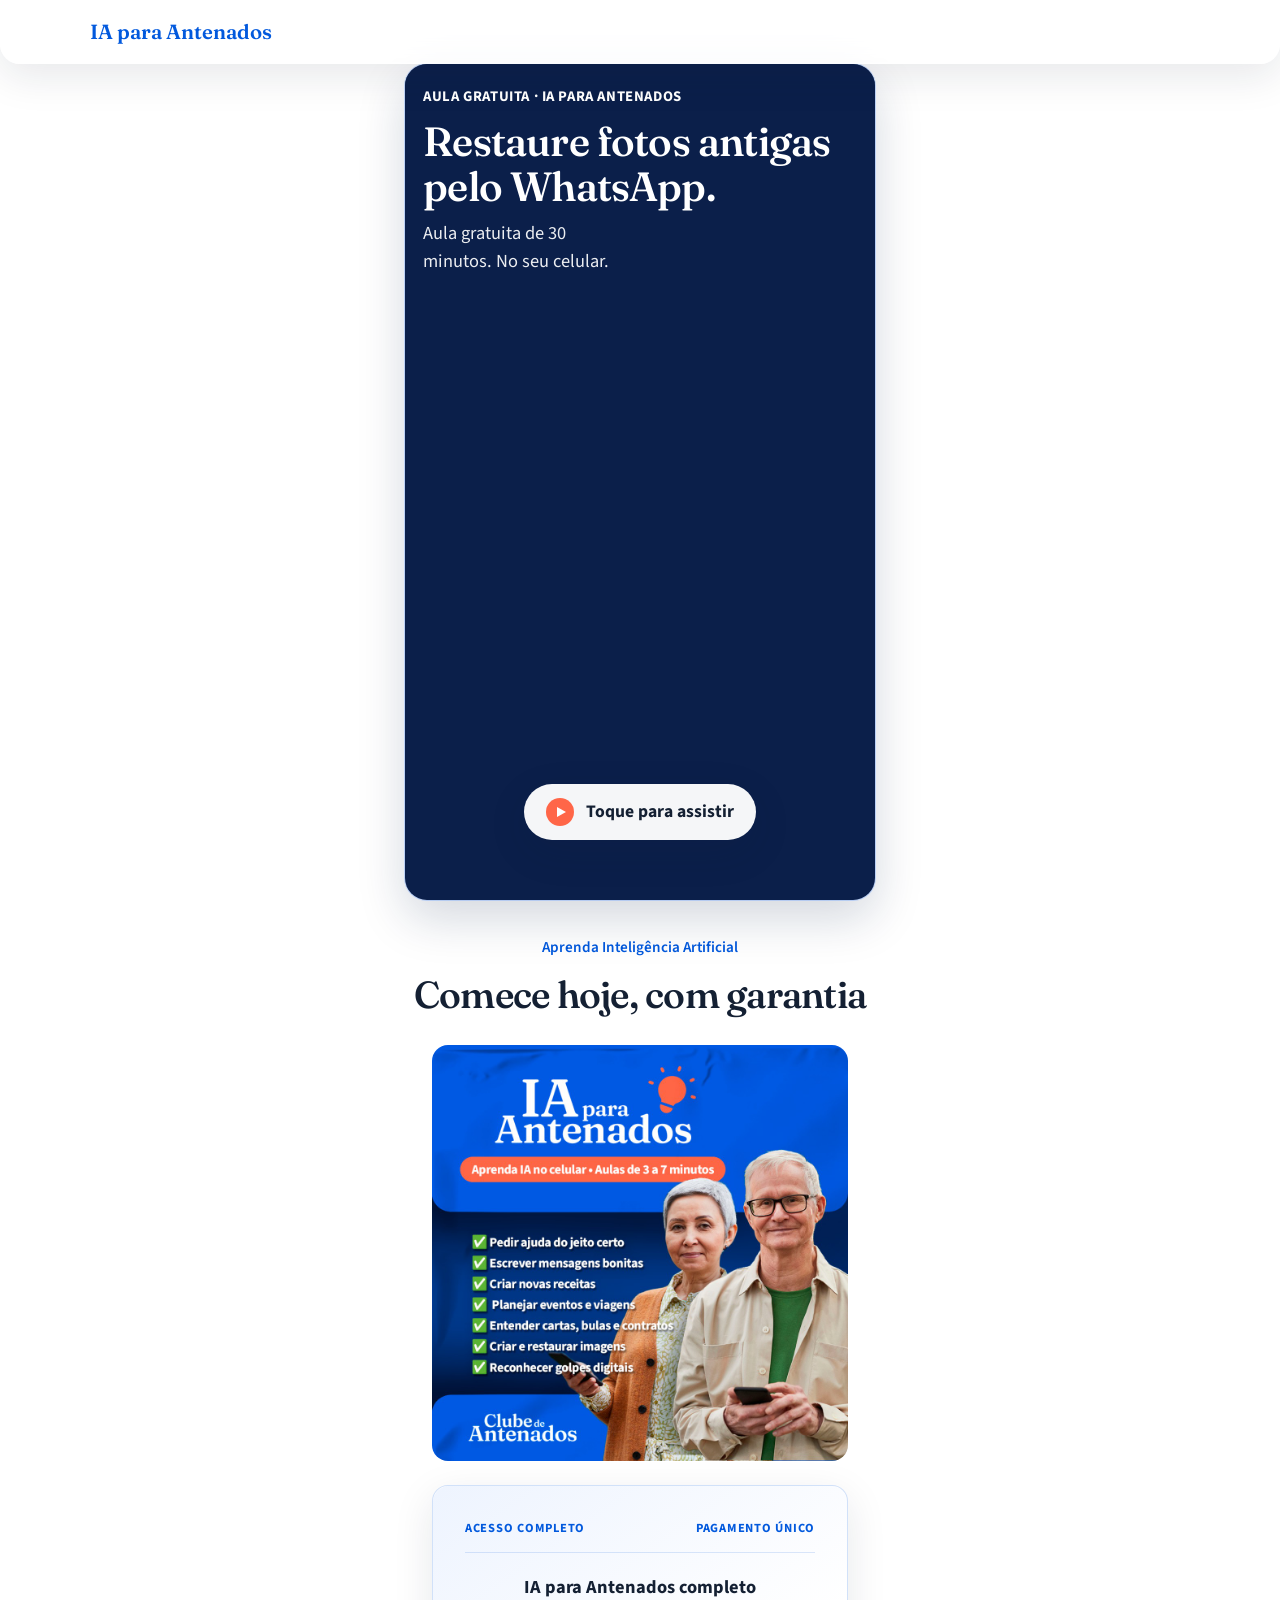
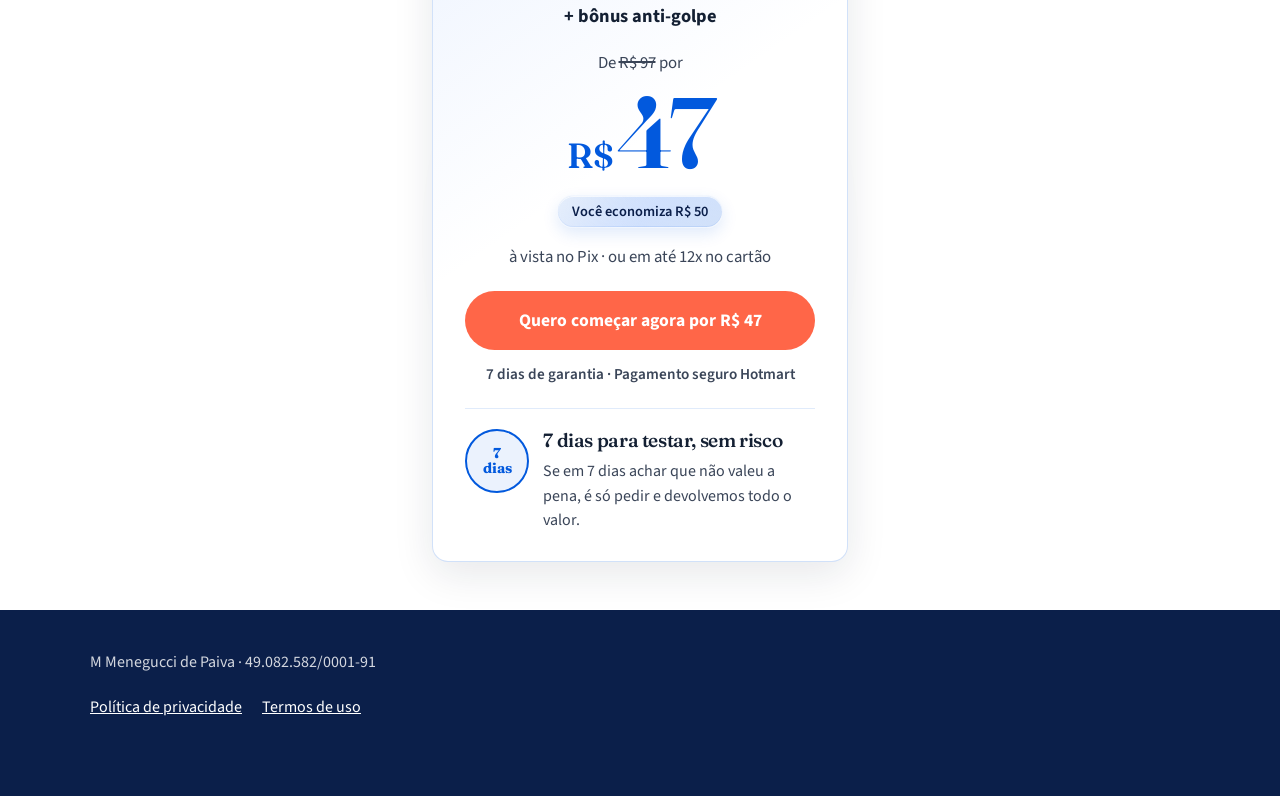
<file: aula.html>
<!DOCTYPE html>
<html lang="pt-BR">
  <head>
    <meta charset="UTF-8" />
    <meta name="viewport" content="width=device-width, initial-scale=1" />
    <meta
      name="description"
      content="Aula gratuita de 30 minutos. Restaure fotos antigas pelo WhatsApp, no celular."
    />
    <title>Aula gratuita — Restaure fotos antigas pelo WhatsApp</title>
    <!-- Meta Pixel Code -->
    <script>
      !function(f,b,e,v,n,t,s)
      {if(f.fbq)return;n=f.fbq=function(){n.callMethod?
      n.callMethod.apply(n,arguments):n.queue.push(arguments)};
      if(!f._fbq)f._fbq=n;n.push=n;n.loaded=!0;n.version='2.0';
      n.queue=[];t=b.createElement(e);t.async=!0;
      t.src=v;s=b.getElementsByTagName(e)[0];
      s.parentNode.insertBefore(t,s)}(window, document,'script',
      'https://connect.facebook.net/en_US/fbevents.js');
      fbq('init', '1281903030728284');
      fbq('track', 'PageView');
    </script>
    <noscript><img height="1" width="1" style="display:none"
      src="https://www.facebook.com/tr?id=1281903030728284&ev=PageView&noscript=1"
    /></noscript>
    <!-- End Meta Pixel Code -->
    <!-- Microsoft Clarity -->
    <script type="text/javascript">
      (function(c,l,a,r,i,t,y){
        c[a]=c[a]||function(){(c[a].q=c[a].q||[]).push(arguments)};
        t=l.createElement(r);t.async=1;t.src="https://www.clarity.ms/tag/"+i;
        y=l.getElementsByTagName(r)[0];y.parentNode.insertBefore(t,y);
      })(window, document, "clarity", "script", "yx2jdmxl7h");
    </script>
    <!-- End Microsoft Clarity -->
    <link rel="preconnect" href="https://fonts.googleapis.com" />
    <link rel="preconnect" href="https://fonts.gstatic.com" crossorigin />
    <link
      href="https://fonts.googleapis.com/css2?family=Fraunces:opsz,wght@9..144,500;9..144,600;9..144,700&family=Source+Sans+3:wght@400;600;700&display=swap"
      rel="stylesheet"
    />
    <link rel="stylesheet" href="css/styles.css" />
    <link rel="stylesheet" href="css/aula.css" />
  </head>
  <body>
    <header class="nav">
      <div class="wrap-wide nav__inner">
        <a class="nav__brand" href="index.html">IA para Antenados</a>
      </div>
    </header>

    <main>
      <div class="aula-stage">
        <div class="aula-frame" id="aula-frame">
          <div id="aula-player"></div>

          <div class="aula-poster" id="aula-poster">
            <video
              class="aula-cover"
              id="aula-cover"
              muted
              loop
              playsinline
              autoplay
              aria-hidden="true"
            ></video>
            <div class="aula-poster__copy">
              <p class="aula-poster__kicker">Aula gratuita · IA para Antenados</p>
              <h1 id="aula-title">Restaure fotos antigas pelo WhatsApp.</h1>
              <p class="aula-poster__lede">
                Aula gratuita de 30 minutos. No seu celular.
              </p>
            </div>
            <button type="button" class="aula-play" id="aula-play">
              <span class="aula-play__icon" aria-hidden="true">
                <svg viewBox="0 0 12 12">
                  <polygon points="2,1 11,6 2,11" />
                </svg>
              </span>
              <span id="aula-play-label">Toque para assistir</span>
            </button>
          </div>

          <form class="aula-form" id="aula-form" hidden>
            <h2>Vamos começar?</h2>
            <p class="aula-form__lede">
              Deixe seu nome e Whatsapp para dar início a aula.
            </p>
            <label class="aula-field">
              <span>Nome</span>
              <input
                id="aula-name"
                name="name"
                type="text"
                autocomplete="name"
                maxlength="80"
                required
              />
            </label>
            <label class="aula-field">
              <span>WhatsApp</span>
              <input
                id="aula-whatsapp"
                name="whatsapp"
                type="tel"
                inputmode="tel"
                autocomplete="tel"
                maxlength="20"
                placeholder="(11) 90000-0000"
                required
              />
            </label>
            <p class="aula-form__error" id="aula-form-error" role="alert" hidden></p>
            <button class="btn btn--cta btn--block" id="aula-submit" type="submit">
              Continuar a aula
            </button>
            <p class="aula-form__note">
              Usamos seu WhatsApp para liberar a aula e falar sobre o curso.
              <a href="privacidade.html">Política de privacidade</a>
            </p>
          </form>

          <button type="button" class="aula-reveal" id="aula-reveal" hidden aria-label="Mostrar controles"></button>

          <div class="aula-controls" id="aula-controls" hidden>
            <button type="button" id="aula-pause">Pausar</button>
            <input
              type="range"
              id="aula-scrub"
              min="0"
              max="0"
              value="0"
              step="1"
              aria-label="Posição do vídeo"
            />
          </div>

          <div class="aula-cue" id="aula-cue" hidden>
            <button type="button" class="btn btn--cta btn--block" id="aula-cue-btn">
              Quero o IA para Antenados
            </button>
            <button type="button" class="aula-cue__dismiss" id="aula-cue-dismiss">
              Agora não
            </button>
          </div>

          <p class="aula-missing" id="aula-missing" hidden>
            A aula entra aqui assim que o vídeo estiver no ar.
          </p>
        </div>
      </div>

      <section class="aula-offer" id="oferta" aria-labelledby="offer-title">
        <div class="wrap">
          <p class="eyebrow">Aprenda Inteligência Artificial</p>
          <h2 id="offer-title">Comece hoje, com garantia</h2>

          <img
            class="aula-poster-offer"
            src="images/aula-cartaz.jpg"
            width="1024"
            height="1024"
            alt="IA para Antenados. Aprenda IA no celular, aulas de 3 a 7 minutos. Pedir ajuda do jeito certo, escrever mensagens, criar receitas, planejar eventos e viagens, entender cartas, bulas e contratos, criar e restaurar imagens, e reconhecer golpes digitais."
          />

          <div class="offer-glow">
            <div class="offer-card">
              <div class="offer-card__meta">
                <span>Acesso completo</span>
                <span>Pagamento único</span>
              </div>

              <p class="offer__pack">
                IA para Antenados completo + bônus anti-golpe
              </p>

              <div class="offer__price">
                <p class="offer__from">De <s>R$&nbsp;97</s> por</p>
                <p class="offer__new">
                  <span class="offer__currency">R$</span>
                  <span class="offer__amount">47</span>
                </p>
              </div>

              <p class="offer__save">Você economiza R$&nbsp;50</p>

              <p class="offer__terms">à vista no Pix · ou em até 12x no cartão</p>

              <a class="btn btn--cta btn--block" id="aula-checkout" href="#oferta">
                Quero começar agora por R$&nbsp;47
              </a>

              <p class="offer__trust">7 dias de garantia · Pagamento seguro Hotmart</p>

              <aside class="guarantee" aria-labelledby="guarantee-title">
                <div class="guarantee__seal" aria-hidden="true">
                  7<br />dias
                </div>
                <div>
                  <h3 id="guarantee-title">7 dias para testar, sem risco</h3>
                  <p>
                    Se em 7 dias achar que não valeu a pena, é só pedir e
                    devolvemos todo o valor.
                  </p>
                </div>
              </aside>
            </div>
          </div>
        </div>
      </section>
    </main>

    <footer class="footer">
      <div class="wrap">
        <p>M Menegucci de Paiva · 49.082.582/0001-91</p>
        <div class="footer__links">
          <a href="privacidade.html">Política de privacidade</a>
          <a href="termos.html">Termos de uso</a>
        </div>
      </div>
    </footer>

    <script src="js/config.js"></script>
    <script src="js/aula.js"></script>
    <script src="https://www.youtube.com/iframe_api"></script>
  </body>
</html>
</file>
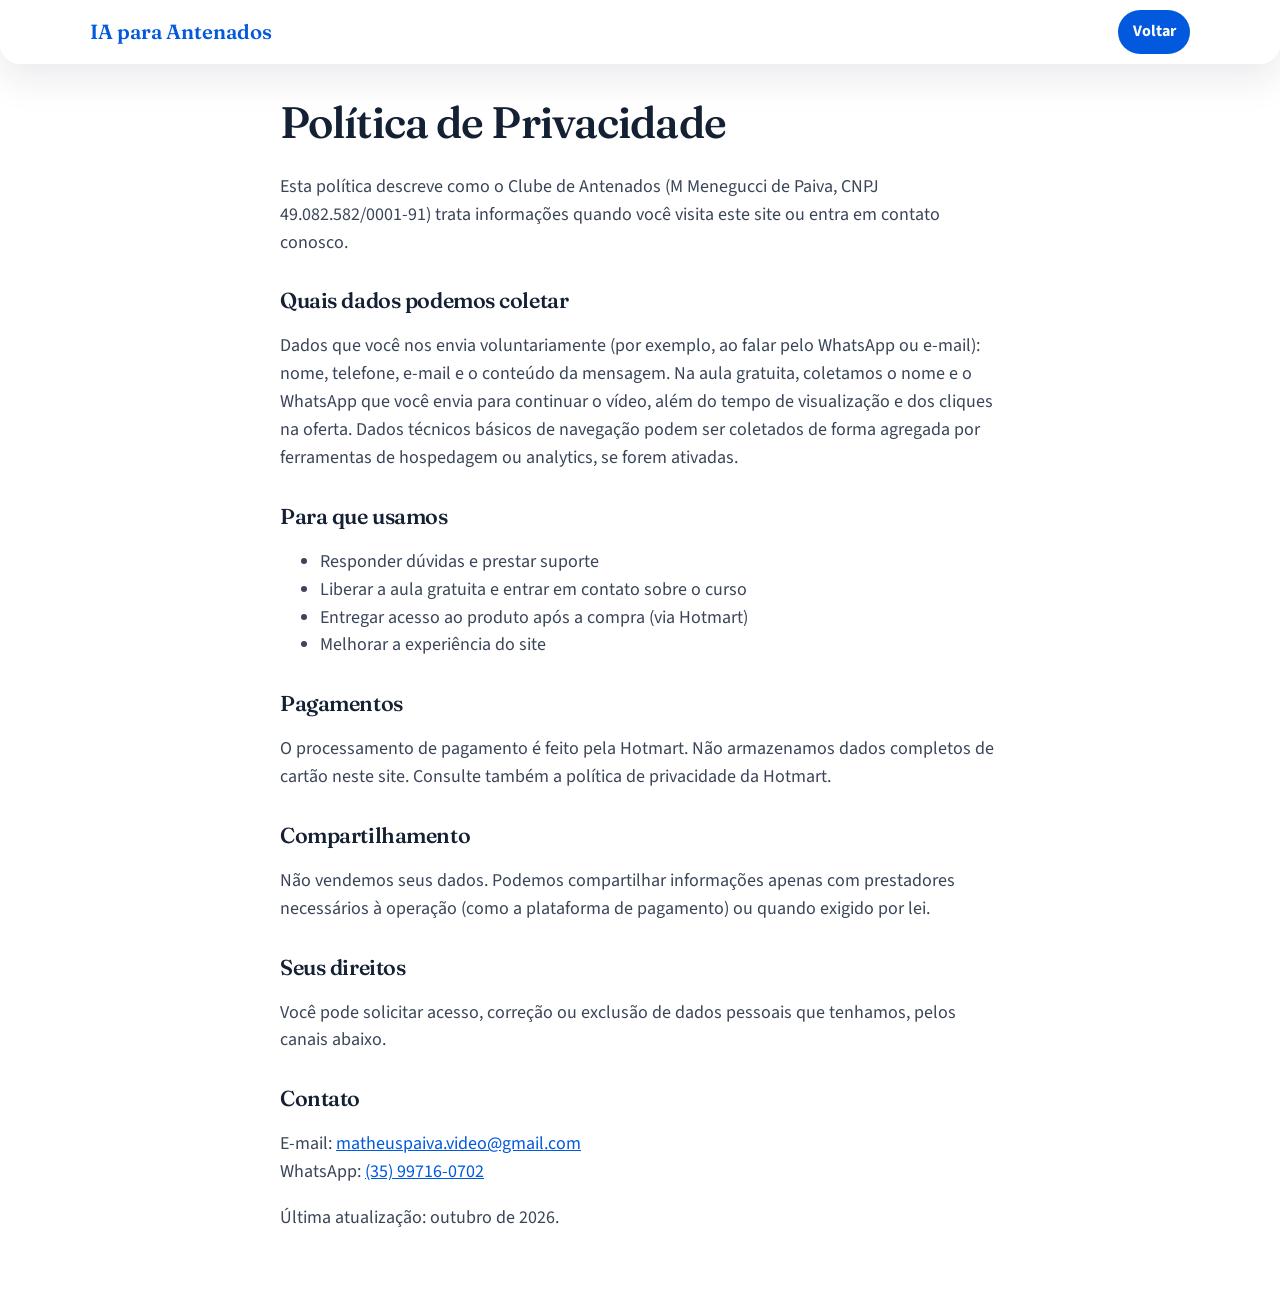
<file: privacidade.html>
<!DOCTYPE html>
<html lang="pt-BR">
  <head>
    <meta charset="UTF-8" />
    <meta name="viewport" content="width=device-width, initial-scale=1" />
    <title>Política de Privacidade — Clube de Antenados</title>
    <link rel="preconnect" href="https://fonts.googleapis.com" />
    <link rel="preconnect" href="https://fonts.gstatic.com" crossorigin />
    <link
      href="https://fonts.googleapis.com/css2?family=Fraunces:opsz,wght@9..144,500;9..144,600;9..144,700&family=Source+Sans+3:wght@400;600;700&display=swap"
      rel="stylesheet"
    />
    <link rel="stylesheet" href="css/styles.css" />
  </head>
  <body>
    <header class="nav">
      <div class="wrap-wide nav__inner">
        <a class="nav__brand" href="index.html">IA para Antenados</a>
        <a class="nav__wa" href="index.html">Voltar</a>
      </div>
    </header>

    <main class="legal-page">
      <div class="wrap">
        <h1>Política de Privacidade</h1>
        <p>
          Esta política descreve como o Clube de Antenados (M Menegucci de
          Paiva, CNPJ 49.082.582/0001-91) trata informações quando você visita
          este site ou entra em contato conosco.
        </p>

        <h2>Quais dados podemos coletar</h2>
        <p>
          Dados que você nos envia voluntariamente (por exemplo, ao falar pelo
          WhatsApp ou e-mail): nome, telefone, e-mail e o conteúdo da mensagem.
          Na aula gratuita, coletamos o nome e o WhatsApp que você envia para
          continuar o vídeo, além do tempo de visualização e dos cliques na
          oferta.
          Dados técnicos básicos de navegação podem ser coletados de forma
          agregada por ferramentas de hospedagem ou analytics, se forem
          ativadas.
        </p>

        <h2>Para que usamos</h2>
        <ul>
          <li>Responder dúvidas e prestar suporte</li>
          <li>Liberar a aula gratuita e entrar em contato sobre o curso</li>
          <li>Entregar acesso ao produto após a compra (via Hotmart)</li>
          <li>Melhorar a experiência do site</li>
        </ul>

        <h2>Pagamentos</h2>
        <p>
          O processamento de pagamento é feito pela Hotmart. Não armazenamos
          dados completos de cartão neste site. Consulte também a política de
          privacidade da Hotmart.
        </p>

        <h2>Compartilhamento</h2>
        <p>
          Não vendemos seus dados. Podemos compartilhar informações apenas com
          prestadores necessários à operação (como a plataforma de pagamento)
          ou quando exigido por lei.
        </p>

        <h2>Seus direitos</h2>
        <p>
          Você pode solicitar acesso, correção ou exclusão de dados pessoais
          que tenhamos, pelos canais abaixo.
        </p>

        <h2>Contato</h2>
        <p>
          E-mail:
          <a href="mailto:matheuspaiva.video@gmail.com"
            >matheuspaiva.video@gmail.com</a
          ><br />
          WhatsApp:
          <a
            href="https://wa.me/5535997160702"
            target="_blank"
            rel="noopener noreferrer"
            >(35) 99716-0702</a
          >
        </p>

        <p class="muted">Última atualização: outubro de 2026.</p>
      </div>
    </main>
  </body>
</html>
</file>
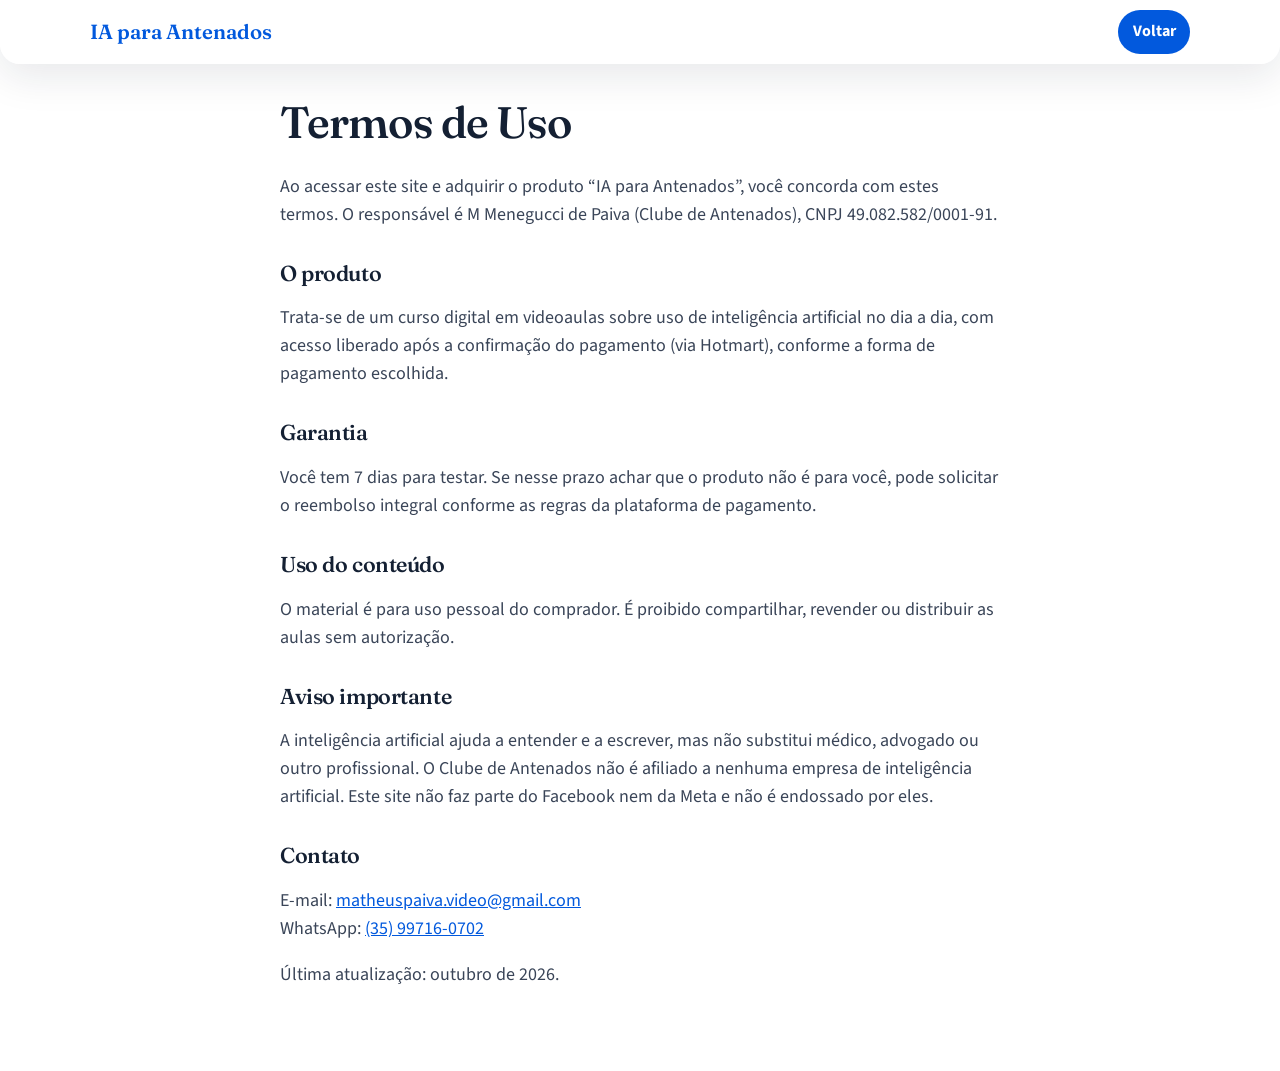
<file: termos.html>
<!DOCTYPE html>
<html lang="pt-BR">
  <head>
    <meta charset="UTF-8" />
    <meta name="viewport" content="width=device-width, initial-scale=1" />
    <title>Termos de Uso — Clube de Antenados</title>
    <link rel="preconnect" href="https://fonts.googleapis.com" />
    <link rel="preconnect" href="https://fonts.gstatic.com" crossorigin />
    <link
      href="https://fonts.googleapis.com/css2?family=Fraunces:opsz,wght@9..144,500;9..144,600;9..144,700&family=Source+Sans+3:wght@400;600;700&display=swap"
      rel="stylesheet"
    />
    <link rel="stylesheet" href="css/styles.css" />
  </head>
  <body>
    <header class="nav">
      <div class="wrap-wide nav__inner">
        <a class="nav__brand" href="index.html">IA para Antenados</a>
        <a class="nav__wa" href="index.html">Voltar</a>
      </div>
    </header>

    <main class="legal-page">
      <div class="wrap">
        <h1>Termos de Uso</h1>
        <p>
          Ao acessar este site e adquirir o produto “IA para Antenados”, você
          concorda com estes termos. O responsável é M Menegucci de Paiva
          (Clube de Antenados), CNPJ 49.082.582/0001-91.
        </p>

        <h2>O produto</h2>
        <p>
          Trata-se de um curso digital em videoaulas sobre uso de inteligência
          artificial no dia a dia, com acesso liberado após a confirmação do
          pagamento (via Hotmart), conforme a forma de pagamento escolhida.
        </p>

        <h2>Garantia</h2>
        <p>
          Você tem 7 dias para testar. Se nesse prazo achar que o produto não é
          para você, pode solicitar o reembolso integral conforme as regras da
          plataforma de pagamento.
        </p>

        <h2>Uso do conteúdo</h2>
        <p>
          O material é para uso pessoal do comprador. É proibido compartilhar,
          revender ou distribuir as aulas sem autorização.
        </p>

        <h2>Aviso importante</h2>
        <p>
          A inteligência artificial ajuda a entender e a escrever, mas não
          substitui médico, advogado ou outro profissional. O Clube de
          Antenados não é afiliado a nenhuma empresa de inteligência artificial.
          Este site não faz parte do Facebook nem da Meta e não é endossado por
          eles.
        </p>

        <h2>Contato</h2>
        <p>
          E-mail:
          <a href="mailto:matheuspaiva.video@gmail.com"
            >matheuspaiva.video@gmail.com</a
          ><br />
          WhatsApp:
          <a
            href="https://wa.me/5535997160702"
            target="_blank"
            rel="noopener noreferrer"
            >(35) 99716-0702</a
          >
        </p>

        <p class="muted">Última atualização: outubro de 2026.</p>
      </div>
    </main>
  </body>
</html>
</file>
<file: css/styles.css>
/* IA para Antenados — design system: sinal limpo */
:root {
  --bg: #ffffff;
  --surface: #ffffff;
  --ink: #142033;
  --ink-muted: #3a4558;
  --primary: #0259dd;
  --primary-hover: #0248b3;
  --cta: #ff6648;
  --cta-hover: #e8553a;
  --soft: #ffe1d7;
  --accent: #84affb;
  --sage: #ffe1d7;
  --sage-deep: #84affb;
  --line: rgba(20, 32, 51, 0.12);
  --shadow-soft: 0 12px 40px rgba(20, 32, 51, 0.1);
  --radius: 16px;
  --radius-sm: 10px;
  --nav-h: 64px;
  --sticky-h: 72px;
  --font-display: "Fraunces", Georgia, serif;
  --font-body: "Source Sans 3", "Segoe UI", sans-serif;
  --space-section: clamp(3.5rem, 8vw, 6rem);
  --max: 720px;
  --max-wide: 1100px;
}

*,
*::before,
*::after {
  box-sizing: border-box;
}

html {
  scroll-behavior: smooth;
}

body {
  margin: 0;
  font-family: var(--font-body);
  font-size: 1.125rem;
  line-height: 1.55;
  color: var(--ink);
  background: var(--bg);
  -webkit-font-smoothing: antialiased;
  text-rendering: optimizeLegibility;
}

img {
  max-width: 100%;
  display: block;
}

a {
  color: var(--primary);
}

button {
  font: inherit;
}

.sr-only {
  position: absolute;
  width: 1px;
  height: 1px;
  padding: 0;
  margin: -1px;
  overflow: hidden;
  clip: rect(0, 0, 0, 0);
  border: 0;
}

/* Layout helpers */
.wrap {
  width: min(100% - 2rem, var(--max));
  margin-inline: auto;
}

.wrap-wide {
  width: min(100% - 2rem, var(--max-wide));
  margin-inline: auto;
}

.section {
  padding-block: var(--space-section);
}

.section--sage {
  background: var(--sage);
}

.section--surface {
  background: var(--surface);
}

.section--outcomes {
  background: var(--surface);
  border-radius: 0 0 32px 32px;
  position: relative;
  z-index: 1;
}

.eyebrow {
  font-size: 0.95rem;
  font-weight: 600;
  letter-spacing: 0.04em;
  text-transform: uppercase;
  color: var(--primary);
  margin: 0 0 0.75rem;
}

h1,
h2,
h3 {
  font-family: var(--font-display);
  font-weight: 560;
  line-height: 1.2;
  letter-spacing: -0.02em;
  margin: 0 0 1rem;
}

h1 {
  font-size: clamp(1.85rem, 6.2vw, 2.75rem);
}

h2 {
  font-size: clamp(1.65rem, 5vw, 2.35rem);
}

h3 {
  font-size: 1.35rem;
}

.lede {
  font-size: 1.2rem;
  color: var(--ink-muted);
  margin: 0 0 1.5rem;
  max-width: 40ch;
}

.muted {
  color: var(--ink-muted);
}

/* Buttons */
.btn {
  display: inline-flex;
  align-items: center;
  justify-content: center;
  gap: 0.5rem;
  min-height: 52px;
  padding: 0.85rem 1.4rem;
  border-radius: 999px;
  border: 2px solid transparent;
  font-weight: 700;
  font-size: 1.1rem;
  text-decoration: none;
  cursor: pointer;
  transition: background 0.2s ease, color 0.2s ease, border-color 0.2s ease,
    transform 0.2s ease;
}

.btn:active {
  transform: translateY(1px);
}

.btn--cta {
  background: var(--cta);
  color: #fff;
}

.btn--cta:hover {
  background: var(--cta-hover);
  color: #fff;
}

.btn--primary {
  background: var(--primary);
  color: #fff;
}

.btn--primary:hover {
  background: var(--primary-hover);
  color: #fff;
}

.btn--ghost {
  background: transparent;
  color: var(--primary);
  border-color: var(--primary);
}

.btn--ghost:hover {
  background: rgba(2, 89, 221, 0.08);
}

.btn--whatsapp {
  background: var(--primary);
  color: #fff;
}

.btn--whatsapp:hover {
  background: var(--primary-hover);
  color: #fff;
}

.btn--block {
  width: 100%;
}

.microtrust {
  margin: 0.85rem 0 0;
  font-size: 1rem;
  color: var(--ink-muted);
  text-align: center;
}

/* Nav */
.nav {
  position: sticky;
  top: 0;
  z-index: 40;
  height: var(--nav-h);
  background: rgba(255, 255, 255, 0.58);
  border: 1px solid rgba(255, 255, 255, 0.55);
  border-top: 0;
  border-radius: 0 0 20px 20px;
  backdrop-filter: blur(14px) saturate(1.2);
  -webkit-backdrop-filter: blur(14px) saturate(1.2);
  box-shadow: var(--shadow-soft);
}

.nav__inner {
  height: 100%;
  display: flex;
  align-items: center;
  justify-content: space-between;
  gap: 1rem;
}

.nav__brand {
  font-family: var(--font-display);
  font-size: 1.15rem;
  font-weight: 600;
  color: var(--primary);
  text-decoration: none;
}

.nav__wa {
  display: inline-flex;
  align-items: center;
  gap: 0.4rem;
  min-height: 44px;
  padding: 0.45rem 0.9rem;
  border-radius: 999px;
  background: var(--primary);
  color: #fff;
  font-weight: 700;
  font-size: 1rem;
  text-decoration: none;
}

.nav__wa:hover {
  background: var(--primary-hover);
  color: #fff;
}

/* Hero */
.hero {
  position: relative;
  display: flex;
  flex-direction: column;
  justify-content: center;
  min-height: calc(100vh - var(--nav-h));
  padding: 1.25rem 0 1.5rem;
  overflow: hidden;
}

.hero__copy {
  text-align: center;
}

.hero__badge {
  position: relative;
  display: inline-flex;
  align-items: center;
  justify-content: center;
  gap: 0.45rem;
  margin: 0 0 0.75rem;
  padding: 0.45rem 0.9rem;
  border-radius: 999px;
  isolation: isolate;
  overflow: hidden;
  font-family: var(--font-body);
  font-size: 0.98rem;
  font-weight: 600;
  line-height: 1.2;
  color: #0b1f4a;
  background: linear-gradient(
    145deg,
    rgba(2, 89, 221, 0.22) 0%,
    rgba(132, 175, 251, 0.38) 48%,
    rgba(2, 89, 221, 0.18) 100%
  );
  border: 1px solid rgba(255, 255, 255, 0.72);
  backdrop-filter: blur(12px) saturate(1.4);
  -webkit-backdrop-filter: blur(12px) saturate(1.4);
  box-shadow:
    inset 0 1px 0 rgba(255, 255, 255, 0.7),
    inset 0 -1px 0 rgba(2, 89, 221, 0.1),
    0 6px 16px rgba(2, 89, 221, 0.12);
  opacity: 0;
  animation: fadeUp 0.7s ease forwards;
}

.hero__badge::before {
  content: "";
  position: absolute;
  inset: 0;
  border-radius: inherit;
  background: linear-gradient(
    125deg,
    rgba(255, 255, 255, 0.55) 0%,
    rgba(255, 255, 255, 0.12) 38%,
    transparent 55%
  );
  pointer-events: none;
  z-index: -1;
}

.hero__badge svg {
  width: 18px;
  height: 18px;
  stroke: #0b1f4a;
  fill: none;
  stroke-width: 1.8;
  stroke-linecap: round;
  stroke-linejoin: round;
  flex-shrink: 0;
}

.hero h1 {
  font-size: clamp(1.95rem, 6.8vw, 3.25rem);
  line-height: 1.18;
  margin: 0 0 0.75rem;
  text-wrap: balance;
  opacity: 0;
  animation: fadeUp 0.7s ease 0.08s forwards;
}

.hero__lede {
  max-width: 32ch;
  margin: 0 auto 1.2rem;
  font-size: 1.15rem;
  opacity: 0;
  animation: fadeUp 0.7s ease 0.16s forwards;
}

.hero__stage {
  display: flex;
  flex-direction: column;
  align-items: center;
  width: 100%;
}

.hero__media {
  position: relative;
  width: min(100% - 2rem, 285px);
  height: auto;
  margin: 0 auto 0.25rem;
  aspect-ratio: 3 / 4;
  background: #0b1f4a;
  border-radius: 22px;
  overflow: hidden;
  box-shadow:
    0 0 0 1px rgba(132, 175, 251, 0.45),
    0 18px 48px rgba(11, 31, 74, 0.18);
  opacity: 0;
  animation: fadeUp 0.75s ease 0.24s forwards;
}

.hero__actions {
  display: flex;
  flex-direction: column;
  align-items: stretch;
  gap: 0.85rem;
  width: min(100% - 2rem, 360px);
  margin: 0 auto;
  opacity: 0;
  animation: fadeUp 0.7s ease 0.32s forwards;
}

.hero__trust {
  display: flex;
  flex-wrap: wrap;
  justify-content: center;
  gap: 0.45rem;
  list-style: none;
  margin: 0;
  padding: 0;
}

.hero__chip {
  position: relative;
  display: inline-flex;
  align-items: center;
  gap: 0.35rem;
  padding: 0.4rem 0.75rem;
  border-radius: 999px;
  isolation: isolate;
  overflow: hidden;
  font-size: 0.88rem;
  font-weight: 600;
  line-height: 1.2;
  color: #0b1f4a;
  background: linear-gradient(
    145deg,
    rgba(2, 89, 221, 0.22) 0%,
    rgba(132, 175, 251, 0.38) 48%,
    rgba(2, 89, 221, 0.18) 100%
  );
  border: 1px solid rgba(255, 255, 255, 0.72);
  backdrop-filter: blur(12px) saturate(1.4);
  -webkit-backdrop-filter: blur(12px) saturate(1.4);
  box-shadow:
    inset 0 1px 0 rgba(255, 255, 255, 0.7),
    inset 0 -1px 0 rgba(2, 89, 221, 0.1),
    0 6px 16px rgba(2, 89, 221, 0.12);
}

.hero__chip::before {
  content: "";
  position: absolute;
  inset: 0;
  border-radius: inherit;
  background: linear-gradient(
    125deg,
    rgba(255, 255, 255, 0.55) 0%,
    rgba(255, 255, 255, 0.12) 38%,
    transparent 55%
  );
  pointer-events: none;
  z-index: -1;
}

.hero__chip svg {
  width: 15px;
  height: 15px;
  stroke: #0b1f4a;
  fill: none;
  stroke-width: 2;
  flex-shrink: 0;
}

.hero__scroll {
  display: inline-flex;
  flex-direction: column;
  align-items: center;
  align-self: center;
  gap: 0.15rem;
  margin: 0;
  color: var(--ink-muted);
  font-size: 0.95rem;
  font-weight: 600;
  line-height: 1.2;
  text-decoration: none;
}

.hero__scroll svg {
  width: 22px;
  height: 22px;
  stroke: currentColor;
  fill: none;
  stroke-width: 2;
  stroke-linecap: round;
  stroke-linejoin: round;
  animation: heroScrollHint 1.6s ease-in-out infinite;
}

@keyframes heroScrollHint {
  0%,
  100% {
    transform: translateY(0);
  }
  50% {
    transform: translateY(5px);
  }
}

.hero__media iframe,
.hero__media video {
  width: 100%;
  height: 100%;
  border: 0;
  display: block;
  object-fit: cover;
  background: #0b1f4a;
}

.hero__poster {
  width: 100%;
  height: 100%;
  object-fit: cover;
  opacity: 0.75;
}

.hero__poster-fallback {
  width: 100%;
  height: 100%;
  background:
    linear-gradient(135deg, #0259dd 0%, #1a3f8f 45%, #0b1f4a 100%);
}

.vsl-play {
  position: absolute;
  inset: 0;
  z-index: 2;
  display: grid;
  place-items: center;
  background: rgba(11, 31, 74, 0.28);
  border: 0;
  cursor: pointer;
  color: #fff;
  padding: 1rem;
}

.vsl-play__btn {
  display: inline-flex;
  align-items: center;
  gap: 0.75rem;
  min-height: 56px;
  padding: 0.85rem 1.35rem;
  border-radius: 999px;
  background: rgba(255, 255, 255, 0.96);
  color: var(--ink);
  font-weight: 700;
  font-size: 1.1rem;
  box-shadow: var(--shadow-soft);
  transition: transform 0.2s ease;
}

.vsl-play:hover .vsl-play__btn {
  transform: scale(1.03);
}

.vsl-play__icon {
  width: 28px;
  height: 28px;
  border-radius: 50%;
  background: var(--cta);
  display: grid;
  place-items: center;
  flex-shrink: 0;
}

.vsl-play__icon svg {
  width: 12px;
  height: 12px;
  margin-left: 2px;
  fill: #fff;
}


@keyframes fadeUp {
  from {
    opacity: 0;
    transform: translateY(14px);
  }
  to {
    opacity: 1;
    transform: translateY(0);
  }
}

/* Hero — full first screen, story starts below */
.hero-pin {
  position: relative;
  height: auto;
}

.hero-pin__sticky {
  position: relative;
  z-index: 1;
  min-height: 100vh;
  display: flex;
  flex-direction: column;
  margin-top: calc(-1 * var(--nav-h));
  padding-top: var(--nav-h);
  background: linear-gradient(
    180deg,
    rgba(132, 175, 251, 0.14) 0%,
    rgba(132, 175, 251, 0.05) 32%,
    #ffffff 58%
  );
  will-change: auto;
}

/* Story scroll */
.story-scroll {
  position: relative;
  z-index: 5;
  height: 300vh;
  margin-top: 0;
  background: var(--surface);
  border-radius: 28px 28px 0 0;
  box-shadow: 0 -12px 40px rgba(20, 32, 51, 0.1);
}

.story-scroll__pin {
  position: sticky;
  top: 0;
  height: 100vh;
  overflow: hidden;
  border-radius: 28px 28px 0 0;
}

.story-scroll__bg {
  position: absolute;
  inset: 0;
  z-index: 0;
  pointer-events: none;
  -webkit-mask-image: linear-gradient(
    to bottom,
    transparent 0%,
    #000 18%,
    #000 82%,
    transparent 100%
  );
  mask-image: linear-gradient(
    to bottom,
    transparent 0%,
    #000 18%,
    #000 82%,
    transparent 100%
  );
}

.story-scroll__bg img {
  position: absolute;
  inset: 0;
  width: 100%;
  height: 100%;
  object-fit: cover;
  opacity: 0;
  transition: opacity 0.35s ease;
  filter: saturate(0.92);
}

.story-scroll__bg img.is-active {
  opacity: 0.34;
}

.story-scroll__panels {
  position: relative;
  z-index: 1;
  height: 100%;
}

.story-scroll__panel {
  position: absolute;
  inset: 0;
  pointer-events: none;
}

.story-scroll__panel.is-active {
  pointer-events: auto;
}

.story-scroll__card {
  position: absolute;
  left: 50%;
  top: 50%;
  width: min(calc(100% - 2rem), 34rem);
  text-align: center;
  padding: 1.75rem 1.35rem;
  border-radius: var(--radius);
  background: rgba(255, 255, 255, 0.58);
  border: 1px solid rgba(255, 255, 255, 0.55);
  backdrop-filter: blur(14px) saturate(1.2);
  -webkit-backdrop-filter: blur(14px) saturate(1.2);
  box-shadow: var(--shadow-soft);
  transform: translate(-50%, -50%);
  opacity: 0;
  will-change: transform, opacity, top;
}

.story-scroll__card h3 {
  font-size: clamp(1.55rem, 5vw, 2.1rem);
  margin: 0 0 0.75rem;
}

.story-scroll__card p {
  margin: 0;
  color: var(--ink-muted);
  font-size: 1.15rem;
}

.story-scroll__card .bridge__author {
  justify-content: center;
  text-align: left;
  max-width: 280px;
  margin-inline: auto;
}

.bridge__author {
  display: grid;
  grid-template-columns: 88px 1fr;
  gap: 1rem;
  align-items: center;
  margin-top: 1.25rem;
}

.bridge__photo-wrap,
.bridge__photo-fallback {
  width: 88px;
  height: 88px;
  border-radius: 50%;
  flex-shrink: 0;
}

.bridge__photo-wrap {
  overflow: hidden;
}

.bridge__photo {
  width: 100%;
  height: 100%;
  object-fit: cover;
  object-position: center;
  transform: scale(1.3);
  transform-origin: center;
}

.bridge__photo-fallback {
  display: grid;
  place-items: center;
  background: var(--primary);
  color: #fff;
  font-family: var(--font-display);
  font-size: 1.75rem;
  font-weight: 600;
}

.bridge__meta strong {
  display: block;
  font-size: 1.15rem;
}

.bridge__meta span {
  color: var(--ink-muted);
  font-size: 1rem;
}

@media (prefers-reduced-motion: reduce) {
  .hero-pin {
    height: auto;
  }

  .hero-pin__sticky {
    position: relative;
    transform: none !important;
  }

  .story-scroll {
    height: auto;
    margin-top: 0;
  }

  .story-scroll__pin {
    position: relative;
    height: auto;
    border-radius: 0;
  }

  .story-scroll__bg {
    display: none;
  }

  .story-scroll__panels {
    display: grid;
    gap: 1.5rem;
    padding: var(--space-section) 1rem;
    height: auto;
  }

  .story-scroll__panel {
    position: relative;
    inset: auto;
    pointer-events: auto;
  }

  .story-scroll__card {
    position: relative;
    left: auto;
    top: auto;
    width: 100%;
    transform: none !important;
    opacity: 1 !important;
    background: var(--soft);
    backdrop-filter: none;
  }
}

/* Outcomes */
.outcomes {
  display: grid;
  gap: 1.25rem;
  list-style: none;
  margin: 1.75rem 0 0;
  padding: 0;
}

.outcome {
  display: grid;
  grid-template-columns: 56px 1fr;
  gap: 1rem;
  align-items: start;
  padding: 1.1rem 0;
  border-bottom: 1px solid var(--line);
  opacity: 0;
  filter: blur(16px);
  transform: translateX(max(-28vw, -160px));
  will-change: opacity, filter, transform;
}

.outcome:last-child {
  border-bottom: 0;
}

.outcome__icon {
  position: relative;
  width: 56px;
  height: 56px;
  border-radius: 14px;
  color: #0b1f4a;
  display: grid;
  place-items: center;
  isolation: isolate;
  overflow: hidden;
  background: linear-gradient(
    145deg,
    rgba(132, 175, 251, 0.72) 0%,
    rgba(132, 175, 251, 0.38) 48%,
    rgba(132, 175, 251, 0.58) 100%
  );
  border: 1px solid rgba(255, 255, 255, 0.7);
  backdrop-filter: blur(14px) saturate(1.45);
  -webkit-backdrop-filter: blur(14px) saturate(1.45);
  box-shadow:
    inset 0 1px 0 rgba(255, 255, 255, 0.75),
    inset 0 -1px 0 rgba(2, 89, 221, 0.12),
    0 8px 22px rgba(132, 175, 251, 0.28);
}

.outcome__icon::before {
  content: "";
  position: absolute;
  inset: 0;
  border-radius: inherit;
  background: linear-gradient(
    125deg,
    rgba(255, 255, 255, 0.55) 0%,
    rgba(255, 255, 255, 0.12) 38%,
    transparent 55%
  );
  pointer-events: none;
  z-index: 0;
}

.outcome__icon svg {
  position: relative;
  z-index: 1;
  width: 28px;
  height: 28px;
  stroke: currentColor;
  fill: none;
  stroke-width: 1.8;
  stroke-linecap: round;
  stroke-linejoin: round;
}

.outcome h3 {
  margin: 0 0 0.25rem;
  font-family: var(--font-body);
  font-size: 1.2rem;
  font-weight: 700;
  letter-spacing: 0;
}

.outcome p {
  margin: 0;
  color: var(--ink-muted);
}

/* Steps */
/* How it works — carousel */
.how {
  background: #e8eef6;
  border-radius: 0 0 32px 32px;
  overflow: hidden;
  margin-top: -28px;
  padding-top: calc(var(--space-section) + 28px);
  padding-bottom: calc(var(--space-section) + 1.5rem);
  position: relative;
  z-index: 2;
}

.how-carousel {
  position: relative;
  margin: 1.75rem 0 0;
  display: grid;
  place-items: center;
}

.how-carousel__viewport {
  --how-stage: min(100%, 22rem);
  width: var(--how-stage);
  overflow: visible;
  touch-action: pan-y;
}

.how-carousel__track {
  display: grid;
  grid-template-columns: 1fr;
  list-style: none;
  margin: 0;
  padding: 0.35rem 0 1rem;
  min-height: 0;
}

.how-card {
  grid-area: 1 / 1;
  position: relative;
  width: 70%;
  justify-self: center;
  display: flex;
  flex-direction: column;
  background: #fff;
  border: 1px solid var(--line);
  border-radius: 22px;
  box-shadow: var(--shadow-soft);
  overflow: hidden;
  opacity: 0;
  transform: translateX(0) scale(0.92);
  transition:
    transform 0.55s cubic-bezier(0.22, 1, 0.36, 1),
    opacity 0.45s ease;
  pointer-events: none;
  z-index: 1;
}

.how-card.is-active {
  opacity: 1;
  transform: translateX(0) scale(1);
  pointer-events: auto;
  z-index: 3;
}

.how-card.is-next {
  opacity: 0.95;
  transform: translateX(20%) scale(0.94);
  z-index: 2;
}

.how-card.is-prev {
  opacity: 0.95;
  transform: translateX(-20%) scale(0.94);
  z-index: 2;
}

.how-card__media {
  display: block;
  aspect-ratio: 1 / 1;
  width: 100%;
  height: auto;
  max-height: none;
  object-fit: cover;
  object-position: center;
  border-radius: 0 0 18px 18px;
  background: #d7e2f4;
  flex: 0 0 auto;
}

.how-card__body {
  padding: 1rem 1.15rem 0.85rem;
  flex: 0 0 auto;
}

.how-card__num {
  display: block;
  margin: 0 0 0.35rem;
  font-size: 0.95rem;
  font-weight: 600;
  letter-spacing: 0.04em;
  color: var(--cta);
}

.how-card h3 {
  margin: 0 0 0.35rem;
  font-family: var(--font-body);
  font-size: 1.25rem;
  font-weight: 700;
  letter-spacing: 0;
}

.how-card p {
  margin: 0;
  color: var(--ink-muted);
  font-size: 1.05rem;
}

.how-carousel__nav {
  position: absolute;
  top: 42%;
  z-index: 5;
  width: 2.75rem;
  height: 2.75rem;
  border: 0;
  border-radius: 50%;
  background: rgba(20, 32, 51, 0.22);
  color: #fff;
  display: grid;
  place-items: center;
  cursor: pointer;
  backdrop-filter: blur(6px);
  -webkit-backdrop-filter: blur(6px);
  transition: background 0.2s ease;
}

.how-carousel__nav:hover,
.how-carousel__nav:focus-visible {
  background: rgba(20, 32, 51, 0.38);
  outline: none;
}

.how-carousel__nav--prev {
  left: max(0px, calc(50% - 12.5rem));
}

.how-carousel__nav--next {
  right: max(0px, calc(50% - 12.5rem));
}

.how-carousel__nav svg {
  width: 1.25rem;
  height: 1.25rem;
  stroke: currentColor;
  fill: none;
  stroke-width: 2.2;
  stroke-linecap: round;
  stroke-linejoin: round;
}

.section__cta {
  margin-top: 2rem;
  text-align: center;
}

/* Modules */
.section--modules {
  background: #102a56;
  color: #fff;
  border-radius: 0 0 32px 32px;
  overflow: hidden;
  margin-top: -28px;
  padding-top: calc(var(--space-section) + 28px);
  position: relative;
  z-index: 1;
}

.section--modules h2,
.section--modules .lede {
  color: #fff;
}

.section--modules .lede {
  color: rgba(255, 255, 255, 0.78);
}

.modules__header {
  position: relative;
  z-index: 1;
  padding-bottom: 1.35rem;
  margin-bottom: 0.5rem;
  border-bottom: 1px solid rgba(255, 255, 255, 0.38);
  box-shadow: 0 12px 24px rgba(0, 0, 0, 0.18);
}

.modules__header .lede {
  margin-bottom: 0;
}

.modules__basket {
  margin-top: 1.25rem;
  padding: 0.35rem 1.15rem 0.5rem;
  background: #0c2248;
  border-radius: 24px 24px 16px 16px;
}

.modules {
  display: grid;
  gap: 1rem;
  list-style: none;
  margin: 0;
  padding: 0;
  counter-reset: module;
}

.module {
  display: grid;
  grid-template-columns: auto 1fr;
  gap: 1rem;
  padding: 1.15rem 0;
  border-bottom: 1px solid rgba(255, 255, 255, 0.22);
}

.module:last-child {
  border-bottom: 0;
}

.module__num {
  width: 2.5rem;
  height: 2.5rem;
  border-radius: 10px;
  background: var(--primary);
  color: #fff;
  font-family: var(--font-display);
  font-weight: 600;
  display: grid;
  place-items: center;
}

.module h3 {
  margin: 0 0 0.25rem;
  font-family: var(--font-body);
  font-size: 1.15rem;
  font-weight: 700;
  letter-spacing: 0;
  color: #fff;
}

.module p {
  margin: 0;
  color: rgba(255, 255, 255, 0.72);
}

/* Bonus */
.section--bonus {
  --bonus-glow-y: 50%;
  background: var(--accent);
  border-radius: 0 0 32px 32px;
  position: relative;
  z-index: 0;
  overflow: hidden;
  margin-top: -28px;
  padding-top: calc(var(--space-section) + 28px);
}

.bonus__glow {
  position: absolute;
  inset: 0;
  z-index: 0;
  pointer-events: none;
}

.bonus__glow::before {
  content: "";
  position: absolute;
  left: 50%;
  top: var(--bonus-glow-y, 50%);
  width: min(140vw, 56rem);
  height: min(70vh, 28rem);
  transform: translate(-50%, -50%);
  background: radial-gradient(
    ellipse at center,
    rgba(255, 255, 255, 0.55) 0%,
    rgba(255, 255, 255, 0.2) 32%,
    transparent 68%
  );
  filter: blur(2px);
}

.section--bonus > .wrap {
  position: relative;
  z-index: 1;
}

.bonus {
  position: relative;
  z-index: 1;
  border-radius: var(--radius);
  padding: 1.75rem 1.35rem;
  background: var(--surface);
  border: 1px solid rgba(2, 89, 221, 0.18);
  box-shadow: var(--shadow-soft);
}

.bonus__badge {
  display: inline-block;
  margin: 0 0 1.5rem;
  padding: 0.35rem 0.75rem;
  border-radius: 999px;
  background: rgba(2, 89, 221, 0.12);
  color: var(--primary);
  font-weight: 700;
  font-size: 0.95rem;
}

.bonus p:not(.bonus__badge) {
  margin: 0;
  color: var(--ink-muted);
}

.bonus__note {
  margin-top: 1rem !important;
  font-weight: 700;
  color: var(--primary) !important;
}

.section__intro {
  width: min(100%, var(--max));
}

/* Testimonials */
.testimonials__rating {
  display: flex;
  flex-direction: column;
  justify-content: flex-start;
  align-items: flex-end;
  gap: 0.45rem;
  margin-top: 1.25rem;
}

.testimonials__faces {
  display: flex;
  align-items: center;
}

.testimonials__face {
  width: 32px;
  height: 32px;
  border-radius: 50%;
  border: 2px solid #fff;
  background: var(--accent);
  color: #0b1f4a;
  font-size: 0.75rem;
  font-weight: 700;
  display: grid;
  place-items: center;
  margin-left: -8px;
  box-shadow: 0 1px 3px rgba(20, 32, 51, 0.12);
  overflow: hidden;
}

.testimonials__face img {
  width: 100%;
  height: 100%;
  object-fit: cover;
  border-radius: 50%;
  display: block;
}

.testimonials__face:first-child {
  margin-left: 0;
}

.testimonials__face--more {
  background: var(--primary);
  color: #fff;
  font-size: 0.7rem;
}

.testimonials__score {
  display: flex;
  align-items: center;
  gap: 0.45rem;
}

.testimonials__score-num {
  font-weight: 700;
  font-size: 1rem;
  color: var(--ink);
}

.stars {
  --star-size: 1.05rem;
  --star-gap: 0.12rem;
  position: relative;
  display: inline-block;
  width: calc(var(--star-size) * 5 + var(--star-gap) * 4);
  height: var(--star-size);
}

.stars__track,
.stars__fill {
  display: flex;
  gap: var(--star-gap);
}

.stars__fill {
  position: absolute;
  inset: 0 auto 0 0;
  overflow: hidden;
  width: 96%; /* 4.8 / 5 */
}

.stars svg {
  width: var(--star-size);
  height: var(--star-size);
  flex: 0 0 var(--star-size);
}

.stars__track svg {
  fill: #d8dee8;
}

.stars__fill svg {
  fill: #f5a524;
}

.stars--5 {
  display: flex;
  gap: 0.12rem;
  width: auto;
  height: auto;
  margin-bottom: 0.45rem;
}

.stars--5 svg {
  width: 1rem;
  height: 1rem;
  fill: #f5a524;
}

.testimonials {
  display: grid;
  gap: 1.25rem;
  margin-top: 1.15rem;
}

.testimonial {
  display: grid;
  grid-template-columns: auto 1fr;
  gap: 1rem;
  align-items: start;
  background: #fff;
  border-radius: var(--radius);
  padding: 1.25rem 1.2rem;
  border: 1px solid var(--line);
  opacity: 0;
  filter: blur(16px);
  transform: translateX(max(-28vw, -160px));
  will-change: opacity, filter, transform;
}

.testimonial__avatar {
  width: 56px;
  height: 56px;
  border-radius: 50%;
  overflow: hidden;
  flex-shrink: 0;
  background: var(--accent);
}

.testimonial__avatar img,
.testimonial__avatar-fallback {
  width: 100%;
  height: 100%;
  object-fit: cover;
  display: block;
}

.testimonial__avatar-fallback {
  display: grid;
  place-items: center;
  background: var(--accent);
  color: #0b1f4a;
  font-family: var(--font-display);
  font-size: 1.25rem;
  font-weight: 600;
}

.testimonial__body {
  min-width: 0;
}

.testimonial blockquote {
  margin: 0 0 0.55rem;
  font-size: 1.1rem;
  color: var(--ink);
  line-height: 1.45;
}

.testimonial cite {
  font-style: normal;
  font-weight: 700;
  font-size: 0.95rem;
  color: var(--ink-muted);
}

/* Offer */
#oferta .eyebrow,
#oferta #offer-title {
  text-align: center;
}

#oferta #offer-title {
  margin-bottom: 1.75rem;
}

.offer-glow {
  position: relative;
  width: min(100%, 26rem);
  margin-inline: auto;
}

.offer-glow::before {
  content: "";
  position: absolute;
  left: 8%;
  right: 8%;
  top: 12%;
  bottom: 8%;
  border-radius: 50%;
  background: radial-gradient(
    ellipse at center,
    rgba(132, 175, 251, 0.55) 0%,
    rgba(2, 89, 221, 0.22) 42%,
    transparent 72%
  );
  filter: blur(28px);
  z-index: 0;
  pointer-events: none;
  animation: offer-glow-pulse 4.5s ease-in-out infinite;
}

@keyframes offer-glow-pulse {
  0%,
  100% {
    opacity: 0.35;
    transform: scale(0.96);
  }
  50% {
    opacity: 0.7;
    transform: scale(1.04);
  }
}

.offer-card {
  position: relative;
  z-index: 1;
  isolation: isolate;
  width: 100%;
  padding: 1.5rem 1.35rem 1.35rem;
  border-radius: var(--radius);
  background: var(--surface);
  border: 1px solid rgba(2, 89, 221, 0.18);
  box-shadow:
    inset 0 1px 0 rgba(255, 255, 255, 0.85),
    var(--shadow-soft);
  text-align: center;
  overflow: hidden;
}

.offer-card::before {
  content: "";
  position: absolute;
  inset: 0;
  border-radius: inherit;
  background: linear-gradient(
    145deg,
    rgba(132, 175, 251, 0.14) 0%,
    transparent 42%
  );
  pointer-events: none;
  z-index: -1;
}

.offer-card__meta {
  display: flex;
  justify-content: space-between;
  gap: 0.75rem;
  margin: 0 0 1.25rem;
  padding-bottom: 0.85rem;
  border-bottom: 1px solid rgba(2, 89, 221, 0.14);
  font-size: 0.78rem;
  font-weight: 700;
  letter-spacing: 0.06em;
  text-transform: uppercase;
  color: var(--primary);
}

.offer__pack {
  font-size: 1.15rem;
  font-weight: 700;
  margin: 0 0 1.25rem;
  text-wrap: balance;
}

.offer__price {
  display: flex;
  flex-direction: column;
  align-items: center;
  gap: 0.35rem;
  margin-bottom: 0.85rem;
}

.offer__from {
  margin: 0;
  font-size: 1.05rem;
  color: var(--ink-muted);
}

.offer__from s {
  text-decoration: line-through;
  text-decoration-thickness: 1.5px;
}

.offer__new {
  display: flex;
  align-items: baseline;
  justify-content: center;
  gap: 0.2rem;
  margin: 0;
  line-height: 1;
  color: var(--primary);
}

.offer__currency {
  font-family: var(--font-display);
  font-size: clamp(1.69rem, 6.25vw, 2.19rem);
  font-weight: 600;
}

.offer__amount {
  font-family: var(--font-display);
  font-size: clamp(4.375rem, 17.5vw, 6.25rem);
  font-weight: 600;
  letter-spacing: -0.03em;
}

.offer__save {
  position: relative;
  display: inline-flex;
  align-items: center;
  justify-content: center;
  width: fit-content;
  margin: 0 auto 1rem;
  padding: 0.4rem 0.85rem;
  border-radius: 999px;
  isolation: isolate;
  overflow: hidden;
  font-size: 0.9rem;
  font-weight: 600;
  line-height: 1.2;
  color: #0b1f4a;
  background: linear-gradient(
    145deg,
    rgba(2, 89, 221, 0.22) 0%,
    rgba(132, 175, 251, 0.38) 48%,
    rgba(2, 89, 221, 0.18) 100%
  );
  border: 1px solid rgba(255, 255, 255, 0.72);
  backdrop-filter: blur(12px) saturate(1.4);
  -webkit-backdrop-filter: blur(12px) saturate(1.4);
  box-shadow:
    inset 0 1px 0 rgba(255, 255, 255, 0.7),
    inset 0 -1px 0 rgba(2, 89, 221, 0.1),
    0 6px 16px rgba(2, 89, 221, 0.12);
}

.offer__save::before {
  content: "";
  position: absolute;
  inset: 0;
  border-radius: inherit;
  background: linear-gradient(
    125deg,
    rgba(255, 255, 255, 0.55) 0%,
    rgba(255, 255, 255, 0.12) 38%,
    transparent 55%
  );
  pointer-events: none;
  z-index: -1;
}

.offer__terms {
  margin: 0 0 1.35rem;
  color: var(--ink-muted);
  font-size: 1.05rem;
}

.offer-card .btn {
  margin-bottom: 0.85rem;
}

.offer__trust {
  margin: 0 0 1.35rem;
  font-size: 0.95rem;
  font-weight: 600;
  color: var(--ink-muted);
}

.guarantee {
  margin: 0;
  padding: 1.25rem 0 0;
  border-top: 1px solid rgba(2, 89, 221, 0.12);
  border-radius: 0;
  background: transparent;
  text-align: left;
  display: grid;
  gap: 0.9rem;
  grid-template-columns: 64px 1fr;
  align-items: start;
}

.guarantee__seal {
  width: 64px;
  height: 64px;
  border-radius: 50%;
  background: rgba(2, 89, 221, 0.08);
  border: 2px solid var(--primary);
  color: var(--primary);
  display: grid;
  place-content: center;
  text-align: center;
  font-family: var(--font-display);
  font-weight: 700;
  line-height: 1.05;
  font-size: 0.9rem;
}

.guarantee h3 {
  margin: 0 0 0.4rem;
  font-size: 1.2rem;
}

.guarantee p {
  margin: 0;
  color: var(--ink-muted);
  font-size: 1rem;
}

/* FAQ */
.faq {
  margin-top: 1.5rem;
  border-top: 1px solid var(--line);
}

.faq__item {
  border-bottom: 1px solid var(--line);
}

.faq__q {
  width: 100%;
  display: flex;
  align-items: center;
  justify-content: space-between;
  gap: 1rem;
  min-height: 64px;
  padding: 1rem 0;
  background: none;
  border: 0;
  text-align: left;
  font-weight: 700;
  font-size: 1.15rem;
  color: var(--ink);
  cursor: pointer;
}

.faq__q::after {
  content: "";
  width: 12px;
  height: 12px;
  border-right: 2px solid var(--ink);
  border-bottom: 2px solid var(--ink);
  transform: rotate(45deg);
  transition: transform 0.2s ease;
  flex-shrink: 0;
  margin-top: -4px;
}

.faq__item[open] .faq__q::after {
  transform: rotate(-135deg);
  margin-top: 4px;
}

.faq__a {
  padding: 0 0 1.15rem;
  color: var(--ink-muted);
}

.faq__a p {
  margin: 0;
}

.faq__a a {
  font-weight: 700;
}

/* Close */
.close {
  background: #eaf1fc;
  text-align: center;
}

.close__photo {
  width: 9.5rem;
  height: 9.5rem;
  margin: 0 auto 1.35rem;
  border-radius: 50%;
  overflow: hidden;
  border: 3px solid rgba(2, 89, 221, 0.35);
  box-shadow:
    0 0 0 6px rgba(132, 175, 251, 0.28),
    var(--shadow-soft);
}

.close__photo img {
  width: 100%;
  height: 100%;
  object-fit: cover;
  object-position: center 20%;
  display: block;
}

.close .lede {
  margin-inline: auto;
  max-width: 42ch;
  margin-bottom: 1.5rem;
}

.close__panel {
  position: relative;
  isolation: isolate;
  width: min(100%, 22.5rem);
  margin-inline: auto;
  padding: 1.35rem 1.25rem;
  border-radius: var(--radius);
  background: var(--surface);
  border: 1px solid rgba(2, 89, 221, 0.18);
  box-shadow:
    inset 0 1px 0 rgba(255, 255, 255, 0.85),
    var(--shadow-soft);
  overflow: hidden;
}

.close__panel::before {
  content: "";
  position: absolute;
  inset: 0;
  border-radius: inherit;
  background: linear-gradient(
    145deg,
    rgba(132, 175, 251, 0.14) 0%,
    transparent 42%
  );
  pointer-events: none;
  z-index: -1;
}

.close__price {
  display: flex;
  flex-direction: column;
  align-items: center;
  gap: 0.3rem;
  margin: 0 0 1.1rem;
}

.close__from {
  margin: 0;
  font-size: 1.05rem;
  color: var(--ink-muted);
}

.close__from s {
  text-decoration: line-through;
  text-decoration-thickness: 1.5px;
}

.close__new {
  display: flex;
  align-items: baseline;
  justify-content: center;
  gap: 0.15rem;
  margin: 0;
  line-height: 1;
  color: var(--primary);
}

.close__currency {
  font-family: var(--font-display);
  font-size: clamp(1.2rem, 4.5vw, 1.5rem);
  font-weight: 600;
}

.close__amount {
  font-family: var(--font-display);
  font-size: clamp(2.5rem, 9vw, 3.5rem);
  font-weight: 600;
  letter-spacing: -0.03em;
}

.close__wa {
  margin-top: 1.5rem;
}

/* Footer */
.footer {
  padding: 2.5rem 0 7rem;
  background: #0b1f4a;
  color: rgba(255, 255, 255, 0.82);
  font-size: 1rem;
}

.footer a {
  color: #fff;
}

.footer__brand {
  display: inline-block;
  margin: 0 0 0.85rem;
  text-decoration: none;
}

.footer__brand img {
  display: block;
  height: 44px;
  width: auto;
  filter: brightness(0) invert(1);
}

.footer p {
  margin: 0 0 0.65rem;
}

.footer__links {
  display: flex;
  flex-wrap: wrap;
  gap: 0.75rem 1.25rem;
  margin: 1.25rem 0;
}

.footer__legal {
  margin-top: 1.25rem;
  font-size: 0.95rem;
  line-height: 1.5;
  color: rgba(255, 255, 255, 0.65);
}

/* Sticky CTA */
.sticky-cta {
  position: fixed;
  left: 0;
  right: 0;
  bottom: 0;
  z-index: 50;
  padding: 0.75rem 1rem calc(0.75rem + env(safe-area-inset-bottom));
  background: rgba(255, 255, 255, 0.96);
  backdrop-filter: blur(10px);
  border-top: 1px solid var(--line);
  transform: translateY(110%);
  transition: transform 0.28s ease;
  pointer-events: none;
}

.sticky-cta.is-visible {
  transform: translateY(0);
  pointer-events: auto;
}

.sticky-cta.is-hidden-offer {
  transform: translateY(110%);
  pointer-events: none;
}

.sticky-cta .btn {
  width: min(100%, var(--max));
  margin-inline: auto;
  display: flex;
}

/* Legal pages */
.legal-page {
  padding: 2rem 0 4rem;
}

.legal-page h1 {
  margin-bottom: 1.5rem;
}

.legal-page h2 {
  margin-top: 2rem;
  font-size: 1.35rem;
}

.legal-page p,
.legal-page li {
  color: var(--ink-muted);
}

/* Desktop */
@media (min-width: 768px) {
  .hero {
    min-height: auto;
    justify-content: flex-start;
    padding: 2.25rem 0 2.5rem;
  }

  .hero__badge {
    margin-bottom: 1rem;
  }

  .hero h1 {
    margin-bottom: 1rem;
  }

  .hero__lede {
    margin-bottom: 1.5rem;
  }

  .hero__media {
    width: min(100% - 2rem, 320px);
    margin-bottom: 0.25rem;
  }

  .hero__actions {
    max-width: 340px;
  }

  .hero__chip {
    font-size: 0.92rem;
  }

  .outcomes {
    grid-template-columns: 1fr 1fr;
    gap: 0 2rem;
  }

  .outcome {
    padding: 1.25rem 0;
  }

  .how-carousel__viewport {
    --how-stage: min(100%, 22rem);
  }

  .testimonials {
    grid-template-columns: repeat(3, 1fr);
  }

  .offer-glow {
    max-width: 28rem;
  }

  .offer-card {
    padding: 1.85rem 1.75rem 1.6rem;
  }

  .close__photo {
    width: 11rem;
    height: 11rem;
  }

  .story-scroll {
    border-radius: 32px 32px 0 0;
  }

  .story-scroll__pin {
    border-radius: 32px 32px 0 0;
  }

  .story-scroll__card {
    padding: 2.25rem 2rem;
  }

  .footer {
    padding-bottom: 3rem;
  }
}

/* Desktop large — structural translation; mobile base untouched */
@media (min-width: 1024px) {
  .nav__brand {
    font-size: 1.28rem;
  }

  .nav .wrap-wide {
    width: min(100% - 4rem, var(--max-wide));
  }

  /* Hero: copy + CTA left, VSL right */
  .hero {
    display: grid;
    grid-template-columns: minmax(0, 1fr) minmax(280px, 360px);
    grid-template-areas:
      "copy media"
      "actions media";
    column-gap: 3.5rem;
    row-gap: 1.25rem;
    align-items: center;
    width: min(100% - 4rem, var(--max-wide));
    margin-inline: auto;
    text-align: left;
    min-height: calc(100vh - var(--nav-h));
    padding: 2.5rem 0 3rem;
  }

  .hero__copy {
    grid-area: copy;
    width: 100%;
    margin-inline: 0;
    text-align: left;
  }

  .hero__badge {
    justify-content: flex-start;
  }

  .hero h1 {
    font-size: clamp(2.35rem, 3.4vw, 3.35rem);
    max-width: 18ch;
  }

  .hero__lede {
    margin-inline: 0;
    max-width: 36ch;
    font-size: 1.25rem;
  }

  .hero__stage {
    grid-area: media;
    width: auto;
    align-self: center;
    justify-self: center;
  }

  .hero__media {
    grid-area: auto;
    margin: 0 0 0.25rem;
    width: min(100%, 340px);
  }

  .hero__actions {
    grid-area: actions;
    margin: 0;
    width: min(100%, 22rem);
    max-width: none;
    align-items: flex-start;
  }

  .hero__trust {
    justify-content: flex-start;
  }

  .hero__scroll {
    align-self: flex-start;
    margin-bottom: 0;
  }

  .hero__chip {
    font-size: 0.95rem;
  }

  /* Story — wider cinematic card */
  .story-scroll__card {
    width: min(calc(100% - 4rem), 42rem);
    padding: 2.5rem 2.5rem;
  }

  .story-scroll__card h3 {
    font-size: clamp(1.85rem, 2.6vw, 2.35rem);
  }

  .story-scroll__card p {
    font-size: 1.25rem;
    max-width: 46ch;
    margin-inline: auto;
  }

  .story-scroll__bg {
    -webkit-mask-image: linear-gradient(
      to bottom,
      transparent 0%,
      #000 14%,
      #000 86%,
      transparent 100%
    );
    mask-image: linear-gradient(
      to bottom,
      transparent 0%,
      #000 14%,
      #000 86%,
      transparent 100%
    );
  }

  .story-scroll__bg::after {
    content: "";
    position: absolute;
    inset: 0;
    z-index: 1;
    pointer-events: none;
    background: linear-gradient(
      90deg,
      rgba(255, 255, 255, 0.22) 0%,
      transparent 18%,
      transparent 82%,
      rgba(255, 255, 255, 0.22) 100%
    );
  }

  /* Content sections — wider wraps + breathing room */
  .section--outcomes .wrap,
  .how .wrap,
  .section--modules .wrap,
  .section--bonus .wrap,
  .section:has(#faq-title) .wrap,
  .close .wrap {
    width: min(100% - 4rem, var(--max-wide));
  }

  .section--outcomes .lede,
  .how .lede,
  .section--modules .lede {
    max-width: 44ch;
  }

  .outcomes {
    gap: 0.35rem 3rem;
    margin-top: 2.25rem;
  }

  .outcome {
    padding: 1.45rem 0;
  }

  /* How carousel — larger stage, clearer arrows */
  .how-carousel__viewport {
    --how-stage: min(100%, 28rem);
  }

  .how-card {
    width: 75%;
  }

  .how-carousel__nav {
    width: 3rem;
    height: 3rem;
    background: rgba(20, 32, 51, 0.42);
  }

  .how-carousel__nav:hover,
  .how-carousel__nav:focus-visible {
    background: rgba(20, 32, 51, 0.58);
  }

  .how-carousel__nav--prev {
    left: max(0px, calc(50% - 15.5rem));
  }

  .how-carousel__nav--next {
    right: max(0px, calc(50% - 15.5rem));
  }

  .how-card__body {
    padding: 1.15rem 1.35rem 1rem;
  }

  .how-card h3 {
    font-size: 1.35rem;
  }

  /* Modules */
  .modules__basket {
    padding: 0.5rem 1.75rem 0.75rem;
  }

  .module {
    padding: 1.35rem 0;
    gap: 1.25rem;
  }

  .module h3 {
    font-size: 1.25rem;
  }

  /* Bonus */
  .bonus {
    padding: 2.25rem 2.5rem;
    max-width: 44rem;
    margin-inline: auto;
  }

  /* Testimonials — intro left, rating right */
  .wrap-wide:has(#testimonials-title) {
    display: grid;
    grid-template-columns: minmax(0, 1fr) auto;
    grid-template-areas:
      "intro rating"
      "list list";
    column-gap: 2rem;
    align-items: end;
  }

  .wrap-wide:has(#testimonials-title) .section__intro {
    grid-area: intro;
    width: auto;
  }

  .wrap-wide:has(#testimonials-title) .testimonials__rating {
    grid-area: rating;
    margin-top: 0;
    align-items: flex-end;
  }

  .wrap-wide:has(#testimonials-title) .testimonials {
    grid-area: list;
    margin-top: 1.75rem;
    gap: 1.5rem;
  }

  .testimonial {
    padding: 1.45rem 1.4rem;
  }

  .testimonial blockquote {
    font-size: 1.15rem;
  }

  /* Offer — centered jewel, slightly larger */
  #oferta .wrap {
    width: min(100% - 4rem, var(--max));
  }

  .offer-glow {
    max-width: 32rem;
  }

  .offer-card {
    padding: 2.1rem 2rem 1.75rem;
  }

  /* Close */
  .close .lede {
    max-width: 48ch;
  }

  .close__panel {
    width: min(100%, 24rem);
  }

  .close__photo {
    width: 12rem;
    height: 12rem;
  }

  /* Sticky CTA unused on desktop */
  .sticky-cta {
    display: none;
  }

  .footer {
    padding-bottom: 3.5rem;
  }

  .footer .wrap {
    width: min(100% - 4rem, var(--max-wide));
  }
}

@media (prefers-reduced-motion: reduce) {
  html {
    scroll-behavior: auto;
  }

  .hero__badge,
  .hero h1,
  .hero__lede,
  .hero__media,
  .hero__actions,
  .hero__trust,
  .hero__scroll {
    animation: none;
    opacity: 1;
  }

  .hero__scroll svg {
    animation: none;
  }

  .outcome,
  .testimonial {
    opacity: 1;
    filter: none;
    transform: none;
    will-change: auto;
  }

  .how-card {
    transition: none;
  }

  .offer-glow::before {
    animation: none;
    opacity: 0.45;
    transform: none;
  }
}
</file>
<file: css/aula.css>
/* Aula gratuita — o player é o primeiro viewport */

.aula-stage {
  --aula-h: calc(100dvh - var(--nav-h) - env(safe-area-inset-bottom, 0px));
  display: flex;
  justify-content: center;
  background: #fff;
}

.aula-frame {
  position: relative;
  width: min(100%, calc(var(--aula-h) * 9 / 16));
  aspect-ratio: 9 / 16;
  max-height: var(--aula-h);
  background: #0b1f4a;
  overflow: hidden;
}

.aula-frame iframe,
#aula-player {
  position: absolute;
  inset: 0;
  width: 100%;
  height: 100%;
  border: 0;
  z-index: 1;
}

.aula-poster,
.aula-form,
.aula-reveal,
.aula-controls,
.aula-cue,
.aula-missing {
  position: absolute;
  z-index: 3;
}

.aula-reveal {
  inset: 0;
  z-index: 2;
  border: 0;
  padding: 0;
  background: none;
  cursor: pointer;
}

.aula-controls {
  z-index: 5;
  transition: opacity 0.25s ease;
}

.aula-controls.is-idle {
  opacity: 0;
  pointer-events: none;
}

.aula-poster[hidden],
.aula-form[hidden],
.aula-reveal[hidden],
.aula-controls[hidden],
.aula-cue[hidden],
.aula-missing[hidden] {
  display: none !important;
}

.aula-poster {
  inset: 0;
  display: flex;
  flex-direction: column;
  justify-content: space-between;
  gap: 1.5rem;
  padding: 1.35rem 1.15rem 1.6rem;
  background: none;
  color: #fff;
}

.aula-cover {
  position: absolute;
  inset: 0;
  width: 100%;
  height: 100%;
  object-fit: cover;
  z-index: 0;
  pointer-events: none;
}

.aula-poster.is-continue .aula-cover {
  display: none;
}

.aula-poster__copy,
.aula-play {
  position: relative;
  z-index: 1;
}

.aula-poster__copy {
  margin: -1.35rem -1.15rem 0;
  padding: 1.35rem 1.15rem 0.35rem;
  background: rgba(11, 31, 74, 0.75);
}

.aula-poster__copy::after {
  content: "";
  position: absolute;
  left: 0;
  right: 0;
  top: 100%;
  height: 5.5rem;
  background: linear-gradient(180deg, rgba(11, 31, 74, 0.75) 0%, rgba(11, 31, 74, 0) 100%);
  pointer-events: none;
}

.aula-poster.is-continue {
  justify-content: center;
  background: rgba(11, 31, 74, 0.28);
}

.aula-poster.is-continue .aula-poster__copy {
  display: none;
}

.aula-poster.is-continue .aula-play {
  margin-bottom: 0;
}

.aula-poster__kicker {
  margin: 0 0 0.65rem;
  font-size: 0.92rem;
  font-weight: 700;
  letter-spacing: 0.04em;
  text-transform: uppercase;
}

.aula-poster h1 {
  margin: 0 0 0.55rem;
  color: #fff;
  font-size: clamp(1.85rem, 6.4vw, 2.55rem);
  line-height: 1.12;
  text-wrap: balance;
}

.aula-poster__lede {
  margin: 0;
  max-width: 22ch;
  font-size: 1.15rem;
  color: rgba(255, 255, 255, 0.92);
}

.aula-play {
  align-self: center;
  display: inline-flex;
  align-items: center;
  gap: 0.75rem;
  min-height: 56px;
  margin-bottom: 8%;
  padding: 0.85rem 1.35rem;
  border: 0;
  border-radius: 999px;
  background: rgba(255, 255, 255, 0.96);
  color: var(--ink);
  font-weight: 700;
  font-size: 1.1rem;
  cursor: pointer;
  box-shadow: var(--shadow-soft);
}

.aula-play:hover {
  transform: scale(1.03);
}

.aula-play__icon {
  width: 28px;
  height: 28px;
  border-radius: 50%;
  background: var(--cta);
  display: grid;
  place-items: center;
  flex-shrink: 0;
}

.aula-play__icon svg {
  width: 12px;
  height: 12px;
  margin-left: 2px;
  fill: #fff;
}

.aula-form {
  inset: 0;
  display: flex;
  flex-direction: column;
  justify-content: flex-end;
  gap: 0.7rem;
  padding: 1.15rem 1rem 1.2rem;
  background: linear-gradient(
    180deg,
    rgba(11, 31, 74, 0.05) 0%,
    rgba(11, 31, 74, 0.78) 38%,
    rgba(11, 31, 74, 0.94) 100%
  );
  color: #fff;
  overflow: auto;
}

.aula-form h2 {
  margin: 0;
  color: #fff;
  font-size: clamp(1.55rem, 5vw, 2rem);
}

.aula-form__lede {
  margin: 0 0 0.25rem;
  color: rgba(255, 255, 255, 0.92);
}

.aula-field {
  display: flex;
  flex-direction: column;
  gap: 0.3rem;
  font-weight: 700;
  font-size: 0.98rem;
}

.aula-field input {
  width: 100%;
  min-height: 52px;
  padding: 0.75rem 0.9rem;
  border: 0;
  border-radius: 12px;
  background: #fff;
  color: var(--ink);
  font: inherit;
  font-weight: 600;
}

.aula-field input:focus-visible {
  outline: 3px solid var(--accent);
  outline-offset: 2px;
}

.aula-form__error {
  margin: 0;
  font-weight: 700;
  color: #ffe1d7;
}

.aula-form__note {
  margin: 0;
  font-size: 0.95rem;
  line-height: 1.4;
  color: rgba(255, 255, 255, 0.86);
}

.aula-form__note a {
  color: #fff;
}

.aula-form .btn[disabled] {
  opacity: 0.7;
  cursor: wait;
}

.aula-cue .btn[disabled] {
  opacity: 0.7;
  cursor: default;
}

.aula-controls {
  left: 0;
  right: 0;
  bottom: 0;
  display: flex;
  flex-direction: column;
  gap: 0.45rem;
  padding: 0.7rem 0.75rem calc(0.75rem + env(safe-area-inset-bottom, 0px));
  background: linear-gradient(180deg, rgba(11, 31, 74, 0) 0%, rgba(11, 31, 74, 0.92) 42%);
}

.aula-controls button {
  min-height: 44px;
  border: 0;
  border-radius: 999px;
  background: rgba(255, 255, 255, 0.96);
  color: var(--ink);
  font: inherit;
  font-size: 0.98rem;
  font-weight: 700;
  cursor: pointer;
}

.aula-controls button:hover {
  background: #fff;
}

.aula-controls input[type="range"] {
  width: 100%;
  height: 28px;
  margin: 0;
  accent-color: var(--cta);
  cursor: pointer;
}

.aula-cue {
  left: 0.75rem;
  right: 0.75rem;
  bottom: 1rem;
  display: flex;
  flex-direction: column;
  align-items: center;
  gap: 0.35rem;
  padding: 0.75rem;
  border-radius: 16px;
  background: rgba(255, 255, 255, 0.96);
  box-shadow: var(--shadow-soft);
  transition: bottom 0.25s ease;
}

.aula-frame.is-controls .aula-cue {
  bottom: 7.25rem;
}

.aula-cue.is-hot {
  animation: aula-pop 0.45s ease;
}

.aula-cue__dismiss {
  border: 0;
  background: transparent;
  color: var(--ink-muted);
  font: inherit;
  font-size: 0.95rem;
  font-weight: 700;
  cursor: pointer;
  min-height: 44px;
  padding: 0.2rem 0.8rem;
}

.aula-missing {
  inset: auto 1rem 1.5rem;
  margin: 0;
  color: #fff;
  text-align: center;
  font-weight: 700;
}

.aula-offer {
  padding: 2.25rem 0 3rem;
}

.aula-offer .eyebrow {
  text-transform: none;
  letter-spacing: 0;
}

.aula-poster-offer {
  display: block;
  width: min(100%, 26rem);
  height: auto;
  margin: 0 auto 1.5rem;
  border-radius: var(--radius);
}

.aula-offer.is-hot .btn--cta {
  animation: aula-pop 0.45s ease;
}

@keyframes aula-pop {
  from {
    transform: scale(0.98);
  }
  50% {
    transform: scale(1.03);
  }
  to {
    transform: scale(1);
  }
}

@media (min-width: 768px) {
  .aula-frame {
    border-radius: 22px;
    box-shadow:
      0 0 0 1px rgba(132, 175, 251, 0.45),
      0 18px 48px rgba(11, 31, 74, 0.18);
  }
}

@media (prefers-reduced-motion: reduce) {
  .aula-cue.is-hot,
  .aula-offer.is-hot .btn--cta,
  .aula-play:hover {
    animation: none;
    transform: none;
  }
}
</file>
